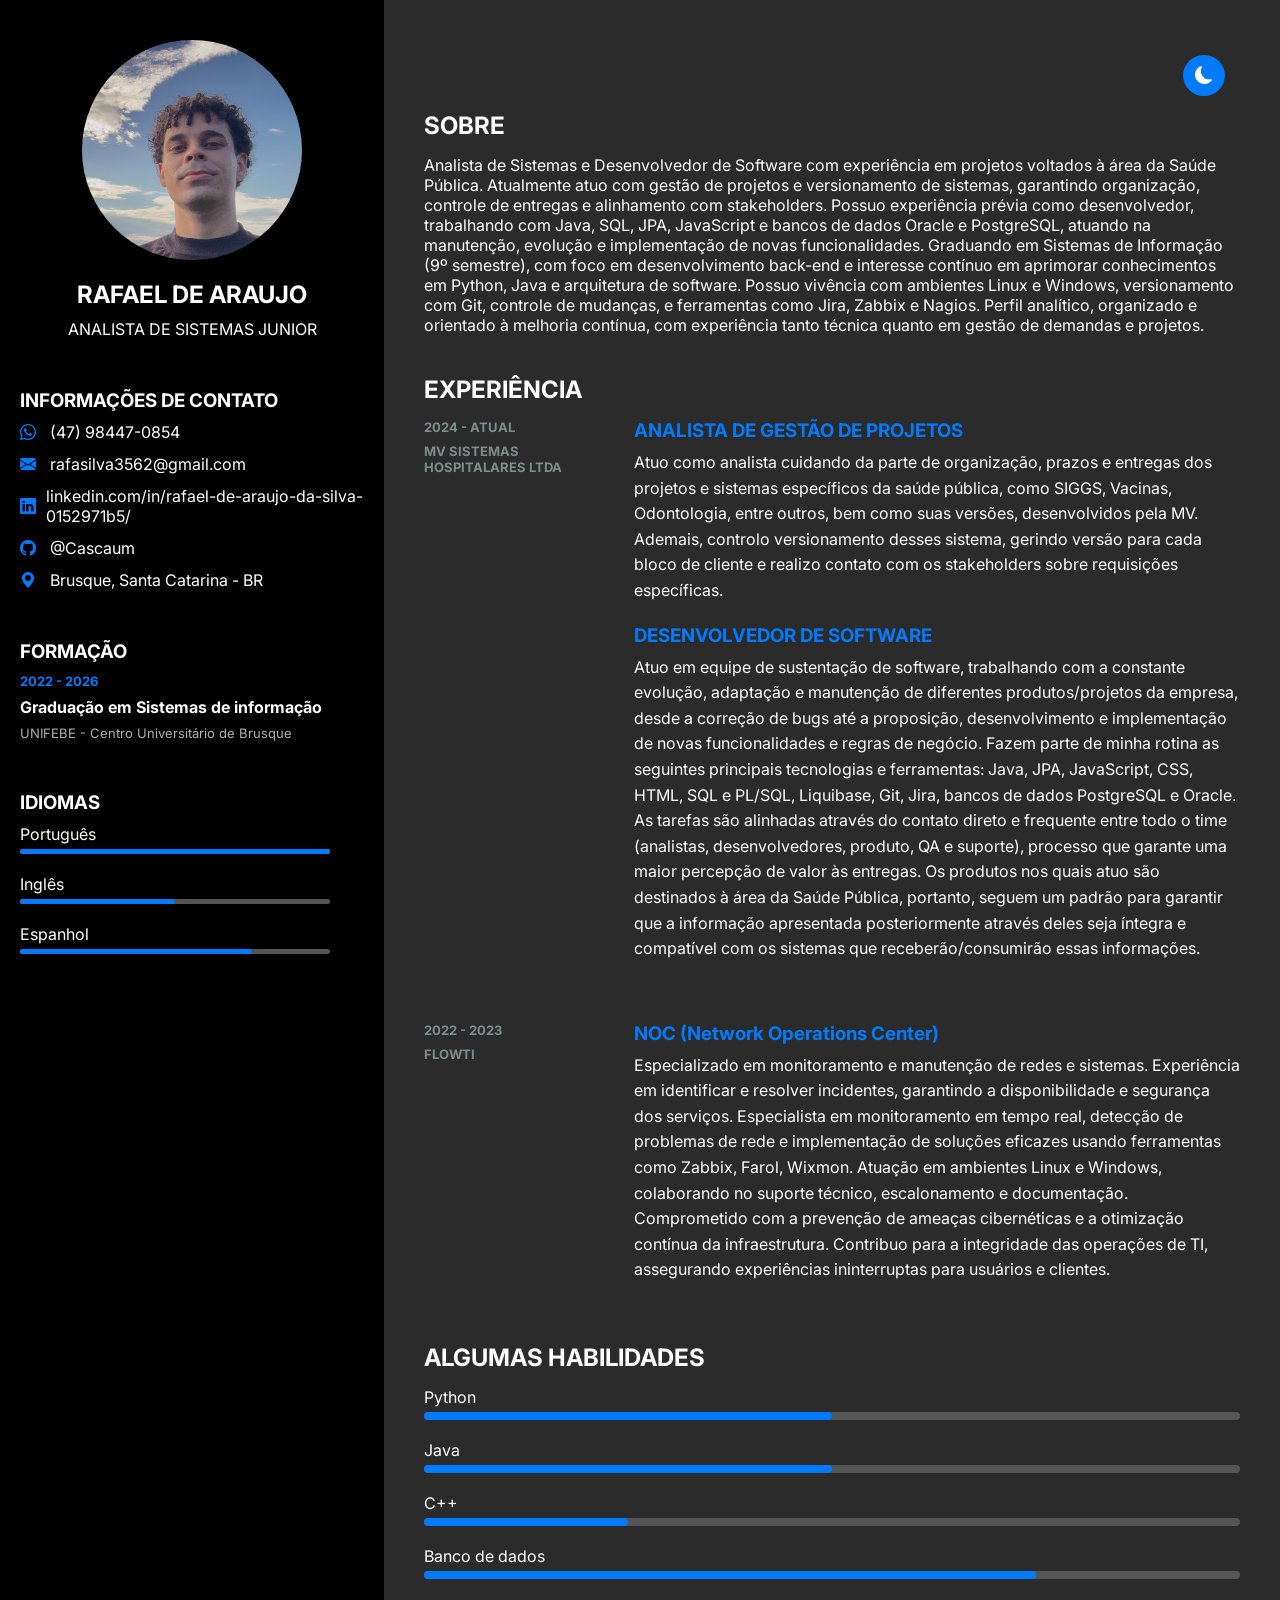
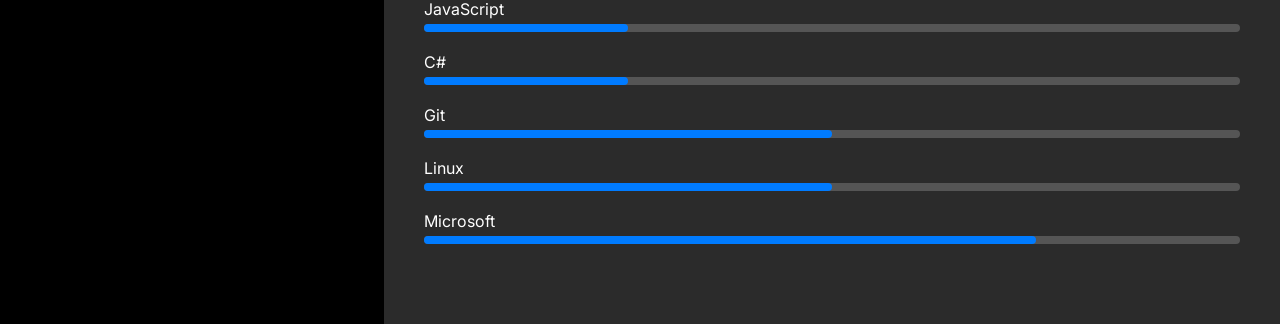
<file: APS/index.html>
<!DOCTYPE html>
<html lang="pt-br">

<head>
    <meta charset="UTF-8">
    <meta name="viewport" content="width=device-width, initial-scale=1.0">
    <title>Currículo</title>
    <link href="style.css" rel="stylesheet">
    <link href="https://cdn.jsdelivr.net/npm/bootstrap-icons@1.11.3/font/bootstrap-icons.css" rel="stylesheet">
    <link rel="preconnect" href="https://fonts.googleapis.com">
    <link rel="preconnect" href="https://fonts.gstatic.com" crossorigin>
    <link href="https://fonts.googleapis.com/css2?family=Inter:wght@300;400;500;600;700&display=swap" rel="stylesheet">
</head>

<body>
    <div class="container">
        <aside class="barra-lateral">
            <div class="perfil">
                <img src="assets/imagens/Perfil.png" alt="Foto de Perfil" class="foto-perfil">
                <h2>RAFAEL DE ARAUJO</h2>
                <p>ANALISTA DE SISTEMAS JUNIOR</p>
            </div>

            <div class="secao-lateral">
                <h3>INFORMAÇÕES DE CONTATO</h3>
                <div class="contato-item">
                    <i class="bi bi-whatsapp"></i>
                    <a href="https://wa.me/5547984470854?text=Olá Rafael,%20vim%20pelo%20seu%20currículo!"
                        target="_blank"> (47) 98447-0854
                    </a>
                </div>

                <div class="contato-item">
                    <i class="bi bi-envelope-fill"></i>
                    <a href="mailto:rafasilva3562@gmail.com">
                        rafasilva3562@gmail.com
                    </a>
                </div>

                <div class="contato-item">
                    <i class="bi bi-linkedin"></i>
                    <a href="https://linkedin.com/in/rafael-de-araujo-da-silva-0152971b5/" target="_blank">
                        linkedin.com/in/rafael-de-araujo-da-silva-0152971b5/
                    </a>
                </div>

                <div class="contato-item">
                    <i class="bi bi-github"></i>
                    <a href="https://github.com/Cascaum" target="_blank" rel="noopener noreferrer">
                        @Cascaum
                    </a>
                </div>

                <div class="contato-item">
                    <i class="bi bi-geo-alt-fill"></i>
                    <a href="https://www.google.com/maps/search/?api=1&query=Brusque,+Santa+Catarina,+Brasil"
                        target="_blank" rel="noopener noreferrer">
                        Brusque, Santa Catarina - BR
                    </a>
                </div>
            </div>

            <div class="secao-lateral">
                <h3>FORMAÇÃO</h3>
                <div class="item-formacao">
                    <span class="ano">2022 - 2026</span>
                    <p class="curso">Graduação em Sistemas de informação</p>
                    <p class="faculdade">UNIFEBE - Centro Universitário de Brusque</p>
                </div>
            </div>

            <section class="secao-lateral">
                <h3>IDIOMAS</h3>
                <div class="habilidade">
                    <span>Português</span>
                    <div class="barra">
                        <div class="nivel expert"></div>
                    </div>
                </div>

                <div class="habilidade">
                    <span>Inglês</span>
                    <div class="barra">
                        <div class="nivel medio"></div>
                    </div>
                </div>

                <div class="habilidade">
                    <span>Espanhol</span>
                    <div class="barra">
                        <div class="nivel alto"></div>
                    </div>
                </div>
            </section>
        </aside>

        <main class="conteudo">
            <div class="barra-superior">
                <button id="botao-tema" aria-label="Alternar tema">
                    <i class="bi bi-moon-fill"></i>
                </button>
            </div>

            <section class="secao">
                <h1>SOBRE</h1>
                <p>Analista de Sistemas e Desenvolvedor de Software com experiência em projetos voltados à área da Saúde
                    Pública. Atualmente atuo com gestão de projetos e versionamento de sistemas, garantindo organização,
                    controle de entregas e alinhamento com stakeholders. Possuo experiência prévia como desenvolvedor,
                    trabalhando com Java, SQL, JPA, JavaScript e bancos de dados Oracle e PostgreSQL, atuando na
                    manutenção, evolução e implementação de novas funcionalidades.

                    Graduando em Sistemas de Informação (9º semestre), com foco em desenvolvimento back-end e interesse
                    contínuo em aprimorar conhecimentos em Python, Java e arquitetura de software. Possuo vivência com
                    ambientes Linux e Windows, versionamento com Git, controle de mudanças, e ferramentas como Jira,
                    Zabbix e Nagios.

                    Perfil analítico, organizado e orientado à melhoria contínua, com experiência tanto técnica quanto
                    em gestão de demandas e projetos.</p>
            </section>

            <section class="secao">
                <h1>EXPERIÊNCIA</h1>
                <div class="item-experiencia">
                    <div class="lado-esquerdo">
                        <span class="periodo">2024 - ATUAL</span>
                        <span class="empresa">MV SISTEMAS HOSPITALARES LTDA</span>
                    </div>

                    <div class="lado-direito">
                        <h3>ANALISTA DE GESTÃO DE PROJETOS</h3>
                        <p>
                            Atuo como analista cuidando da parte de organização, prazos e entregas dos projetos e
                            sistemas específicos da saúde pública, como SIGGS, Vacinas, Odontologia, entre outros, bem
                            como suas versões, desenvolvidos pela MV.
                            Ademais, controlo versionamento desses sistema, gerindo versão para cada bloco de cliente e
                            realizo contato com os stakeholders sobre requisições específicas.
                        </p>
                        <h3>DESENVOLVEDOR DE SOFTWARE</h3>
                        <p>
                            Atuo em equipe de sustentação de software, trabalhando com a constante evolução,
                            adaptação e manutenção de diferentes produtos/projetos da empresa, desde a correção de
                            bugs até a proposição, desenvolvimento e implementação de novas funcionalidades e regras
                            de negócio.

                            Fazem parte de minha rotina as seguintes principais tecnologias e ferramentas:
                            Java, JPA, JavaScript, CSS, HTML, SQL e PL/SQL, Liquibase, Git, Jira, bancos de dados
                            PostgreSQL e Oracle.

                            As tarefas são alinhadas através do contato direto e frequente entre todo o time
                            (analistas, desenvolvedores, produto, QA e suporte), processo que garante uma maior
                            percepção de valor às entregas.

                            Os produtos nos quais atuo são destinados à área da Saúde Pública, portanto, seguem um
                            padrão para garantir que a informação apresentada posteriormente através deles seja
                            íntegra e compatível com os sistemas que receberão/consumirão essas informações.
                        </p>
                    </div>
                </div>

                <div class="item-experiencia">
                    <div class="lado-esquerdo">
                        <span class="periodo">2022 - 2023</span>
                        <span class="empresa">FLOWTI</span>
                    </div>
                    <div class="lado-direito">
                        <h3>NOC (Network Operations Center)</h3>
                        <p>
                            Especializado em monitoramento e manutenção de redes e sistemas. Experiência em identificar
                            e resolver incidentes, garantindo a disponibilidade e segurança dos serviços. Especialista
                            em monitoramento em tempo real, detecção de problemas de rede e implementação de soluções
                            eficazes usando ferramentas como Zabbix, Farol, Wixmon. Atuação em ambientes Linux e
                            Windows, colaborando no suporte técnico, escalonamento e documentação. Comprometido com a
                            prevenção de ameaças cibernéticas e a otimização contínua da infraestrutura. Contribuo para
                            a integridade das operações de TI, assegurando experiências ininterruptas para usuários e
                            clientes.
                        </p>
                    </div>
                </div>
            </section>

            <section class="secao">
                <h1>ALGUMAS HABILIDADES</h1>
                <div class="habilidade">
                    <span>Python</span>
                    <div class="barra">
                        <div class="nivel medio"></div>
                    </div>
                </div>

                <div class="habilidade">
                    <span>Java</span>
                    <div class="barra">
                        <div class="nivel medio"></div>
                    </div>
                </div>

                <div class="habilidade">
                    <span>C++</span>
                    <div class="barra">
                        <div class="nivel baixo"></div>
                    </div>
                </div>

                <div class="habilidade">
                    <span>Banco de dados</span>
                    <div class="barra">
                        <div class="nivel alto"></div>
                    </div>
                </div>

                <div class="habilidade">
                    <span>JavaScript</span>
                    <div class="barra">
                        <div class="nivel baixo"></div>
                    </div>
                </div>

                <div class="habilidade">
                    <span>C#</span>
                    <div class="barra">
                        <div class="nivel baixo"></div>
                    </div>
                </div>
                <div class="habilidade">
                    <span>Git</span>
                    <div class="barra">
                        <div class="nivel medio"></div>
                    </div>
                </div>

                <div class="habilidade">
                    <span>Linux</span>
                    <div class="barra">
                        <div class="nivel medio"></div>
                    </div>
                </div>

                <div class="habilidade">
                    <span>Microsoft</span>
                    <div class="barra">
                        <div class="nivel alto"></div>
                    </div>
                </div>
            </section>
        </main>
    </div>

    <script>
        const botaoTema = document.getElementById("botao-tema");
        botaoTema.addEventListener("click", () => {
            document.body.classList.toggle("modo-claro");
            if (document.body.classList.contains("modo-claro")) {
                botaoTema.innerHTML = '<i class="bi bi-sun-fill"></i>';
            } else {
                botaoTema.innerHTML = '<i class="bi bi-moon-fill"></i>';
            }
        });
    </script>
</body>

</html>
</file>
<file: APS/style.css>
* {
    margin: 0;
    padding: 0;
    box-sizing: border-box;
    font-family: 'Inter', sans-serif;
}
:root {
        --cor-primaria: #007bff;
}

body {
    background-color: #2b2b2b;
    color: white;
    transition: 0.3s;
    transition: background-color 0.3s ease, color 0.3s ease;
    font-size: 16px;

}

.container {
    display: flex;
}

.barra-lateral {
    width: 30%;
    background-color: #000000;
    padding: 40px 20px;
}

.perfil {
    text-align: center;
    margin-bottom: 40px;
}

.perfil h2 {
    margin-bottom: 10px;
}

.foto-perfil {
    width: 220px;
    height: 220px;
    border-radius: 50%;
    object-fit: cover;
    display: block;
    margin: 0 auto 20px;
}

.contato-item {
    display: flex;
    align-items: center;
    gap: 10px;
    margin-bottom: 12px;
}

.contato-item i {
    color: var(--cor-primaria);
    font-size: 16px;
    width: 20px;
}

.secao-lateral h3 {
    margin-top: 50px;
    margin-bottom: 10px;
}

.secao-lateral p {
    margin-bottom: 5px;
}

.secao-lateral .barra {
    height: 5px;
    width: 90%;
}

.secao-lateral .nivel {
    background-color: var(--cor-primaria);
}

.secao-lateral a {
    color: white;
    text-decoration: none; /* remove o sublinhado */
}

.secao-lateral a:hover {
    opacity: 0.8; /* efeito leve ao passar o mouse */
}

.conteudo {
    width: 70%;
    padding: 40px;
}

.barra-superior {
    display: flex;
    justify-content: flex-end;
    padding: 15px;
}

#botao-tema {
    background-color: var(--cor-primaria);
    color: #ffffff;
    border: none;
    padding: 10px 12px;
    border-radius: 50%;
    cursor: pointer;
    font-size: 18px;
    transition: 0.3s ease;
}

.secao {
    margin-bottom: 40px;
}

h1 {
    margin-bottom: 15px;
}

.item-experiencia {
    display: grid;
    grid-template-columns: 180px 1fr;
    gap: 30px;
    margin-bottom: 40px;
}
.item-formacao {
    margin-bottom: 20px;
}

.item-formacao .ano {
    display: block;
    font-size: 13px;
    font-weight: bold;
    color: var(--cor-primaria);
    margin-bottom: 8px;
}

.item-formacao .curso {
    font-weight: bold;
    color: #ffffff;
    margin-bottom: 8px;
}

.item-formacao .faculdade {
    font-size: 13px;
    color: #b0b0b0;
}

.lado-esquerdo {
    font-size: 13px;
}

.periodo {
    display: block;
    font-weight: bold;
    color: #7f8c8d;
    margin-bottom: 8px;
}

.empresa {
    display: block;
    font-weight: bold;
    color: #7f8c8d;
}

.lado-direito h3 {
    color: var(--cor-primaria);
    margin-bottom: 8px;
}

.lado-direito p {
    line-height: 1.6;
    margin-bottom: 20px;
}

.habilidade {
    margin-bottom: 20px;
}

.barra {
    width: 100%;
    height: 8px;
    background-color: #555;
    border-radius: 5px;
    margin-top: 5px;
}

.nivel {
    height: 100%;
    background-color: var(--cor-primaria);
    border-radius: 5px;
}

.expert {
    width: 100%;
}

.alto {
    width: 75%;
}

.medio {
    width: 50%;
}

.baixo {
    width: 25%;
}

body.modo-claro {
    background-color: #f4f4f4;
}

body.modo-claro .conteudo {
    color: #222;
}

body.modo-claro .barra-lateral {
    background-color: #000000;
}

body.modo-claro .barra {
    background-color: #ccc;
}

body.modo-claro .nivel {
    background-color: var(--cor-primaria);
}

body.modo-claro #botao-tema {
    background-color: var(--cor-primaria);
    color: #ffffff; /* ícone escuro */
}
</file>
